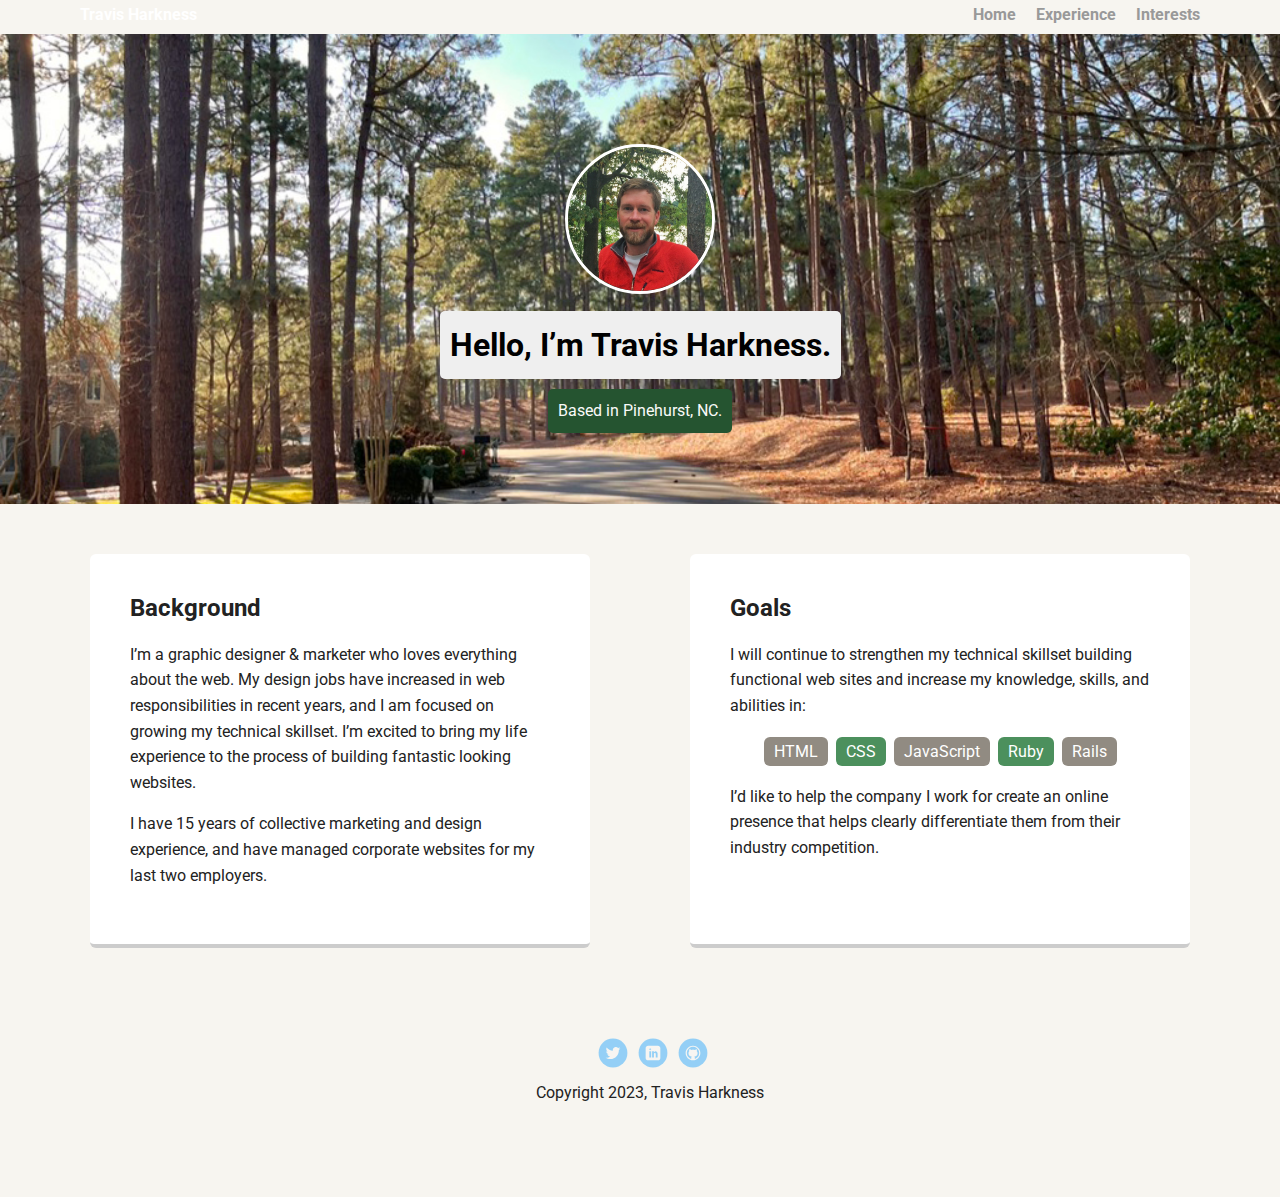
<file: index.html>
<!doctype html>
<html lang="en">
<head>
  <meta charset="utf-8">
  <title>Travis Harkness's Profile</title>
  <meta name="viewport" content="width=device-width, initial-scale=1.0">
  <link rel="stylesheet" href="styles.css">
  <link href="https://fonts.googleapis.com/css?family=Muli%7CRoboto:400,300,500,700,900" rel="stylesheet"></head>
  <body>

    <nav>
        <ul class="nav">
          <li class="name">Travis Harkness</li>
          <li><a href="index.html">Home</a></li>
          <li><a href="experience.html">Experience</a></li>
          <li><a href="interests.html">Interests</a></li>
        </ul>
    </nav>

    <header>
      <img src="images/travis.jpg" alt="Picture of Travis" class="profile-image">
      <h1 class="tag name">Hello, I’m Travis Harkness.</h1>
      <p class="tag location">Based in Pinehurst, NC.</p>
    </header>

    <main class="flex">
      <section class="card">
        <h2>Background</h2>
        <p>I’m a graphic designer &amp; marketer who loves everything about the web. My design jobs have increased in web responsibilities in recent years, and I am focused on growing my technical skillset. I’m excited to bring my life experience to the process of building fantastic looking websites.</p>
        <p>I have 15 years of collective marketing and design experience, and have managed corporate websites for my last two employers.</p>
      </section> 

      <section class="card">
        <h2>Goals</h2>
        <p>I will continue to strengthen my technical skillset building functional web sites and increase my knowledge, skills, and abilities in:</p>
        <ul class="skills">
          <li>HTML</li>
          <li>CSS</li>
          <li>JavaScript</li>
          <li>Ruby</li>
          <li>Rails</li>
        </ul>
        <p>I’d like to help the company I work for create an online presence that helps clearly differentiate them from their industry competition.</p>
      </section> 

    </main>
    <footer>
      <ul>
        <li><a href="https://twitter.com/DTravisHarkness" class="social twitter" target="_blank">Twitter</a></li>
        <li><a href="https://www.linkedin.com/in/travis-harkness-4aa151102/" class="social linkedin" target="_blank">LinkedIn</a></li>
        <li><a href="https://github.com/travisharkness" class="social github" target="_blank">Github</a></li>
      </ul>
      <p class="copyright">Copyright 2023, Travis Harkness</p>
    </footer>
  </body>
  </html>
</file>
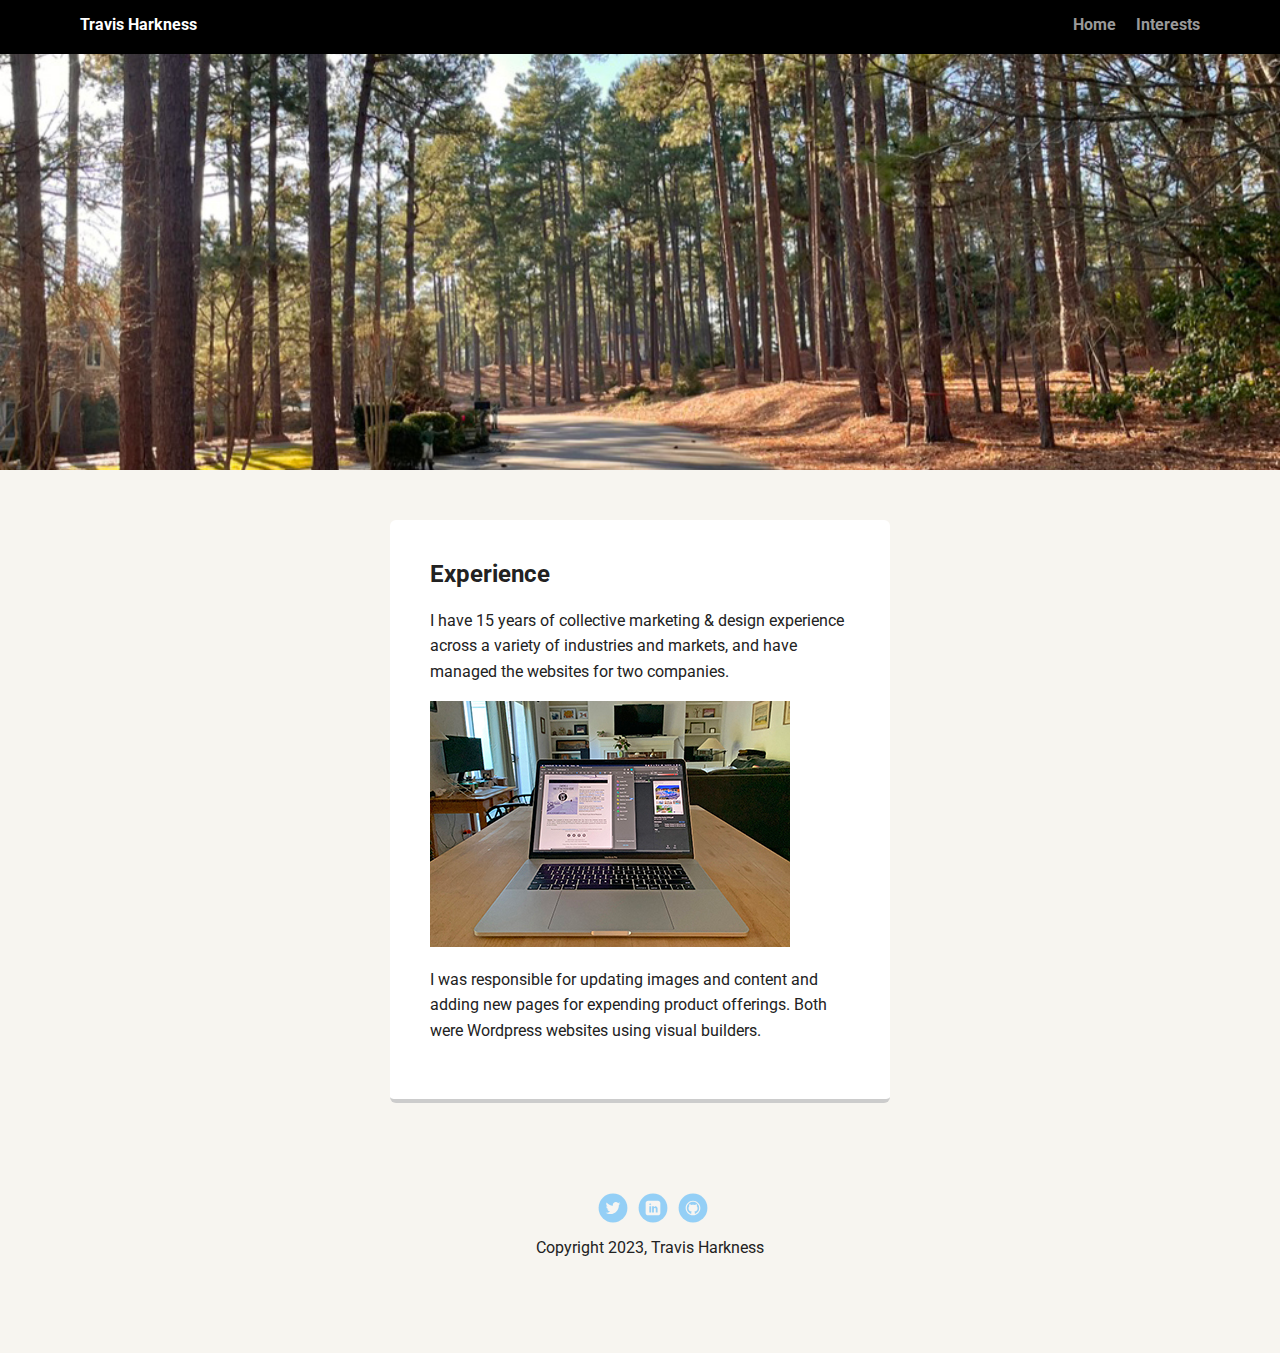
<file: experience.html>
<!doctype html>
<html lang="en">
<head>
  <meta charset="utf-8">
  <title>Experience</title>
  <meta name="viewport" content="width=device-width, initial-scale=1.0">
  <link rel="stylesheet" href="styles.css">
  <link href="https://fonts.googleapis.com/css?family=Muli%7CRoboto:400,300,500,700,900" rel="stylesheet"></head>
  <body>

    <div class="main-nav">
        <ul class="nav">
          <li class="name">Travis Harkness</li>
          <li><a href="index.html">Home</a></li>
          <li><a href="#">Interests</a></li>
        </ul>
    </div>

    <header>

      </header>
  
      <main class="flex">
        <div class="card">
          <h2>Experience</h2>
          <p>I have 15 years of collective marketing &amp; design experience across a variety of industries and markets, and have managed the websites for two companies.</p>
          <img src="images/experience.jpeg" alt="Experience Image">
          <p>I was responsible for updating images and content and adding new pages for expending product offerings. Both were Wordpress websites using visual builders.</p>
        </div> 

    </main>
    <footer>
      <ul>
        <li><a href="https://twitter.com/DTravisHarkness" class="social twitter" target="_blank">Twitter</a></li>
        <li><a href="https://www.linkedin.com/in/travis-harkness-4aa151102/" class="social linkedin" target="_blank">LinkedIn</a></li>
        <li><a href="https://github.com/travisharkness" class="social github" target="_blank">Github</a></li>
      </ul>
      <p class="copyright">Copyright 2023, Travis Harkness</p>
    </footer>
  </body>
  </html>
</file>
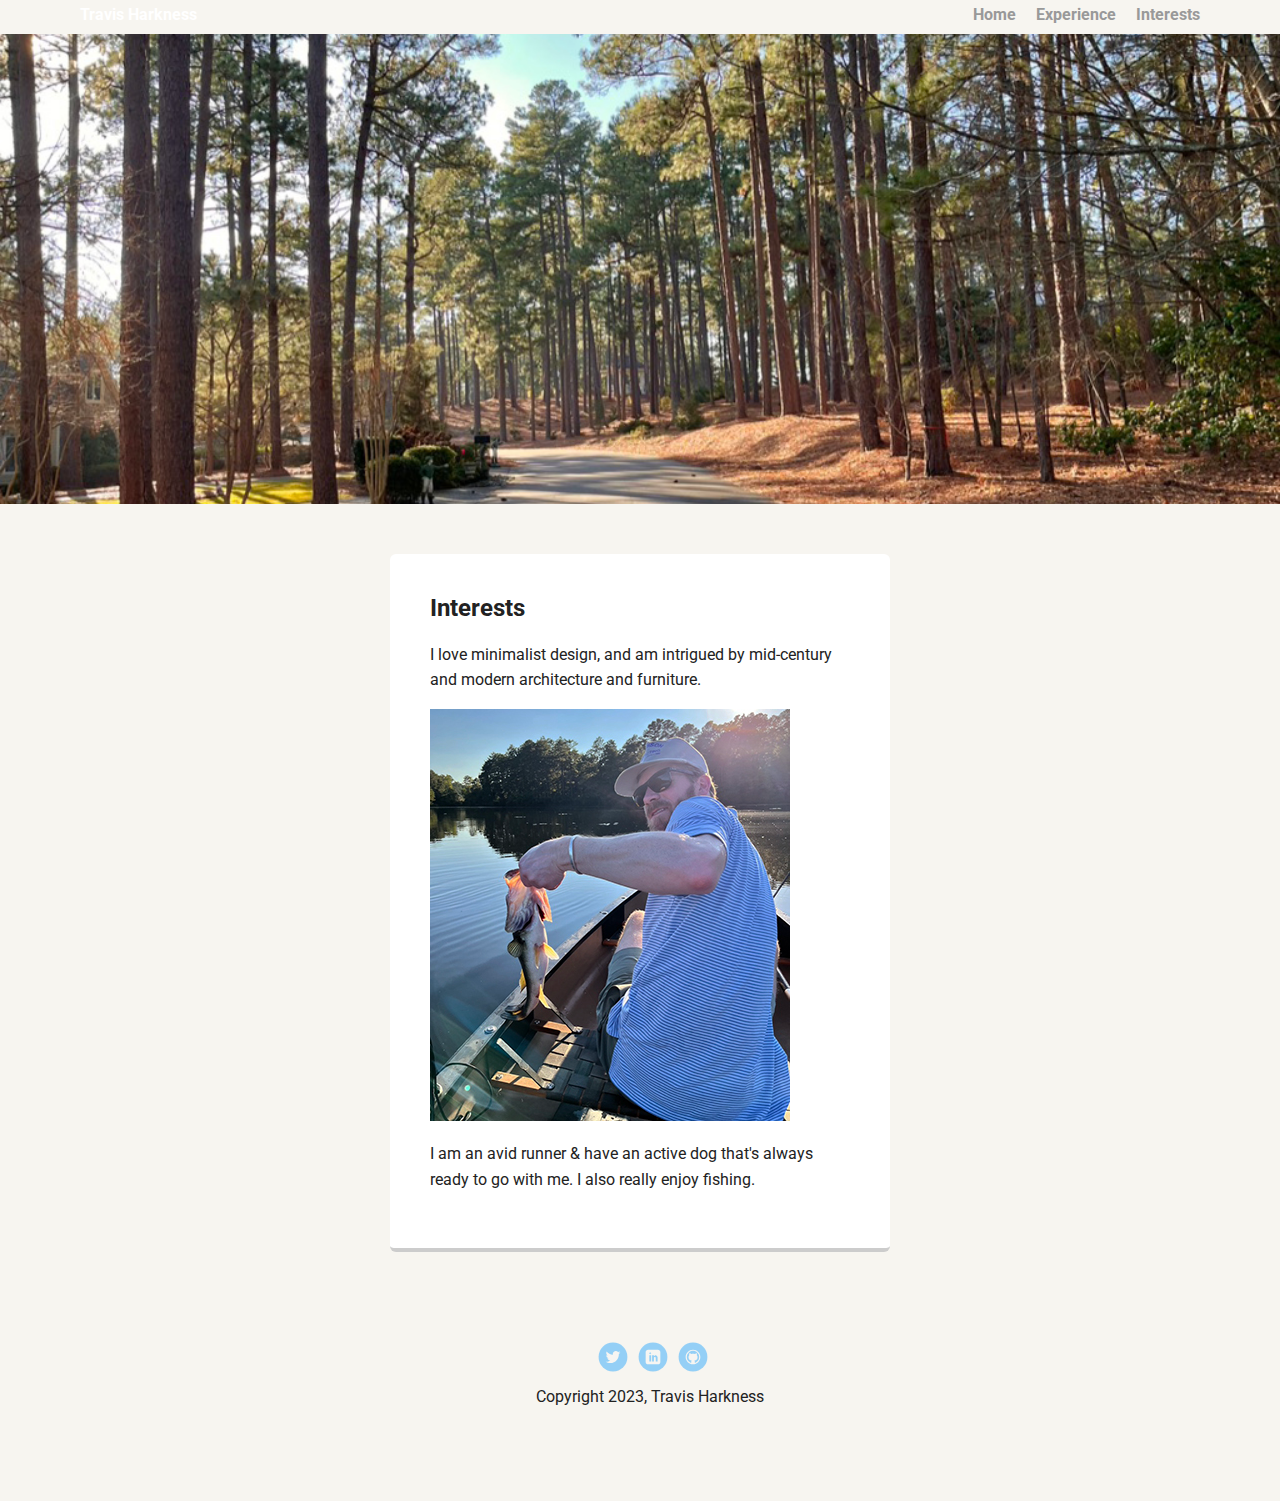
<file: interests.html>
<!doctype html>
<html lang="en">
<head>
  <meta charset="utf-8">
  <title>Interests</title>
  <meta name="viewport" content="width=device-width, initial-scale=1.0">
  <link rel="stylesheet" href="styles.css">
  <link href="https://fonts.googleapis.com/css?family=Muli%7CRoboto:400,300,500,700,900" rel="stylesheet"></head>
  <body>

    <nav>
        <ul class="nav">
          <li class="name">Travis Harkness</li>
          <li><a href="index.html">Home</a></li>
          <li><a href="experience.html">Experience</a></li>
          <li><a href="interests.html">Interests</a></li>
        </ul>
      </nav>

    <header>

      </header>
  
      <main class="flex">
        <section class="card">
          <h2>Interests</h2>
          <p>I love minimalist design, and am intrigued by mid-century and modern architecture and furniture.</p>
          <img src="images/interests.jpg" alt="Experience Image">
          <p>I am an avid runner &amp; have an active dog that's always ready to go with me. I also really enjoy fishing.</p>
        </section> 

    </main>
    <footer>
      <ul>
        <li><a href="https://twitter.com/DTravisHarkness" class="social twitter" target="_blank">Twitter</a></li>
        <li><a href="https://www.linkedin.com/in/travis-harkness-4aa151102/" class="social linkedin" target="_blank">LinkedIn</a></li>
        <li><a href="https://github.com/travisharkness" class="social github" target="_blank">Github</a></li>
      </ul>
      <p class="copyright">Copyright 2023, Travis Harkness</p>
    </footer>
  </body>
  </html>
</file>
<file: styles.css>
/* Global Layout Set-up */
* { 
  box-sizing: border-box;
}
  
body {
  margin: 0;
  padding: 0;
  text-align: center;
  font-family: 'Roboto', sans-serif;
  color: #222;
  background: #f7f5f0;
}
/* Link Styles */

a {
  text-decoration: none;
  color: #999;
}
a:hover {
  color: #6633ff;
}

/* Section Styles */

.main-nav {
  width: 100%;
  background: black;
  min-height: 30px;
  padding: 10px;
  position: fixed;
  text-align: center;
}
.nav {
  display: flex;
  justify-content: space-around;
  font-weight: 700;
  list-style-type: none;
  margin: 0 auto;
  padding: 0;
}

.nav .name {
    display: block;
    margin-right: auto;
    color: white;
}
.nav li {
  padding: 5px 10px 10px 10px;
}
.nav a {
  transition: all .5s;
}
.nav a:hover {
  color: white
}

header {
  text-align: center;
  background: url('images/pinehurst.jpg') no-repeat center ;
  background-size: cover;
  overflow: hidden;
  padding-top: 60px;
}
header {
  line-height: 1.5;
}
header .profile-image {
  margin-top: 50px;
  width: 150px;
  height: 150px;
  border-radius: 50%;
  border: 3px solid white;
  transition: all .5s;
}
header .profile-image:hover {
  transform: scale(1.1) rotate(1deg);
}
.tag {
  background-color: #efefef;
  color: black;
  padding: 10px;
  border-radius: 5px;
  display: table;
  margin: 10px auto;
} 
.location {
  background-color: #255430;
  color: rgb(250, 250, 249);
}
.card {
  margin: 30px;
  padding: 20px 40px 40px;
  max-width: 500px;
  text-align: left;
  background: #fff;
  border-bottom: 4px solid #ccc;
  border-radius: 6px;
  transition: all .5s;
}
.card:hover {
  border-color: #255430;
}

ul.skills {
  padding: 0;
  text-align: center;
}

.skills li {
  border-radius: 6px;
  display: inline-block;
  background: #4c905d;
  color: white;
  padding: 5px 10px;
  margin: 2px;
}

.skills li:nth-child(odd) {
  background: #918b82;
}

footer {
  width: 100%;
  min-height: 30px;
  padding: 20px 0 40px 20px;
}

footer .copyright {
  top: -8px;
  font-size: .75em;
}

footer ul {
  list-style-type: none;
  margin: 0;
  padding: 0;
}

footer ul li {
  display: inline-block;
}

a.social {
  display: inline-block;
  text-indent: -9999px;
  margin-left: 5px;
  width: 30px;
  height: 30px;
  background-size: 30px 30px;
  opacity: .4;
  transition: all .5s;
}
a.twitter {
  background-image: url(images/twitter.svg);
}
a.linkedin {
  background-image: url(images/linkedin.svg);
}
a.github {
  background-image: url(images/github.svg);
}
a.social:hover {
  opacity: 1;
}
.clearfix {
  clear: both;
}

/* Styles for larger screens */
@media screen and (min-width: 720px) {
  
  .flex {
      display: -ms-flexbox;      /* TWEENER - IE 10 */
      display: flex; 
      max-width: 1200px;
      -ms-flex-pack: distribute;
      justify-content: space-around;
      margin: 0 auto;
  }

  header {
    min-height: 470px;
  }

  .nav {
    max-width: 1200px;
    padding: 0 30px;
  }


  main {
    padding-top: 20px;
  }

  main p {
    line-height: 1.6em;
  }

  footer {
    font-size: 1.3em;
    max-width: 1200px;
    margin: 40px auto;
  }

}
</file>
